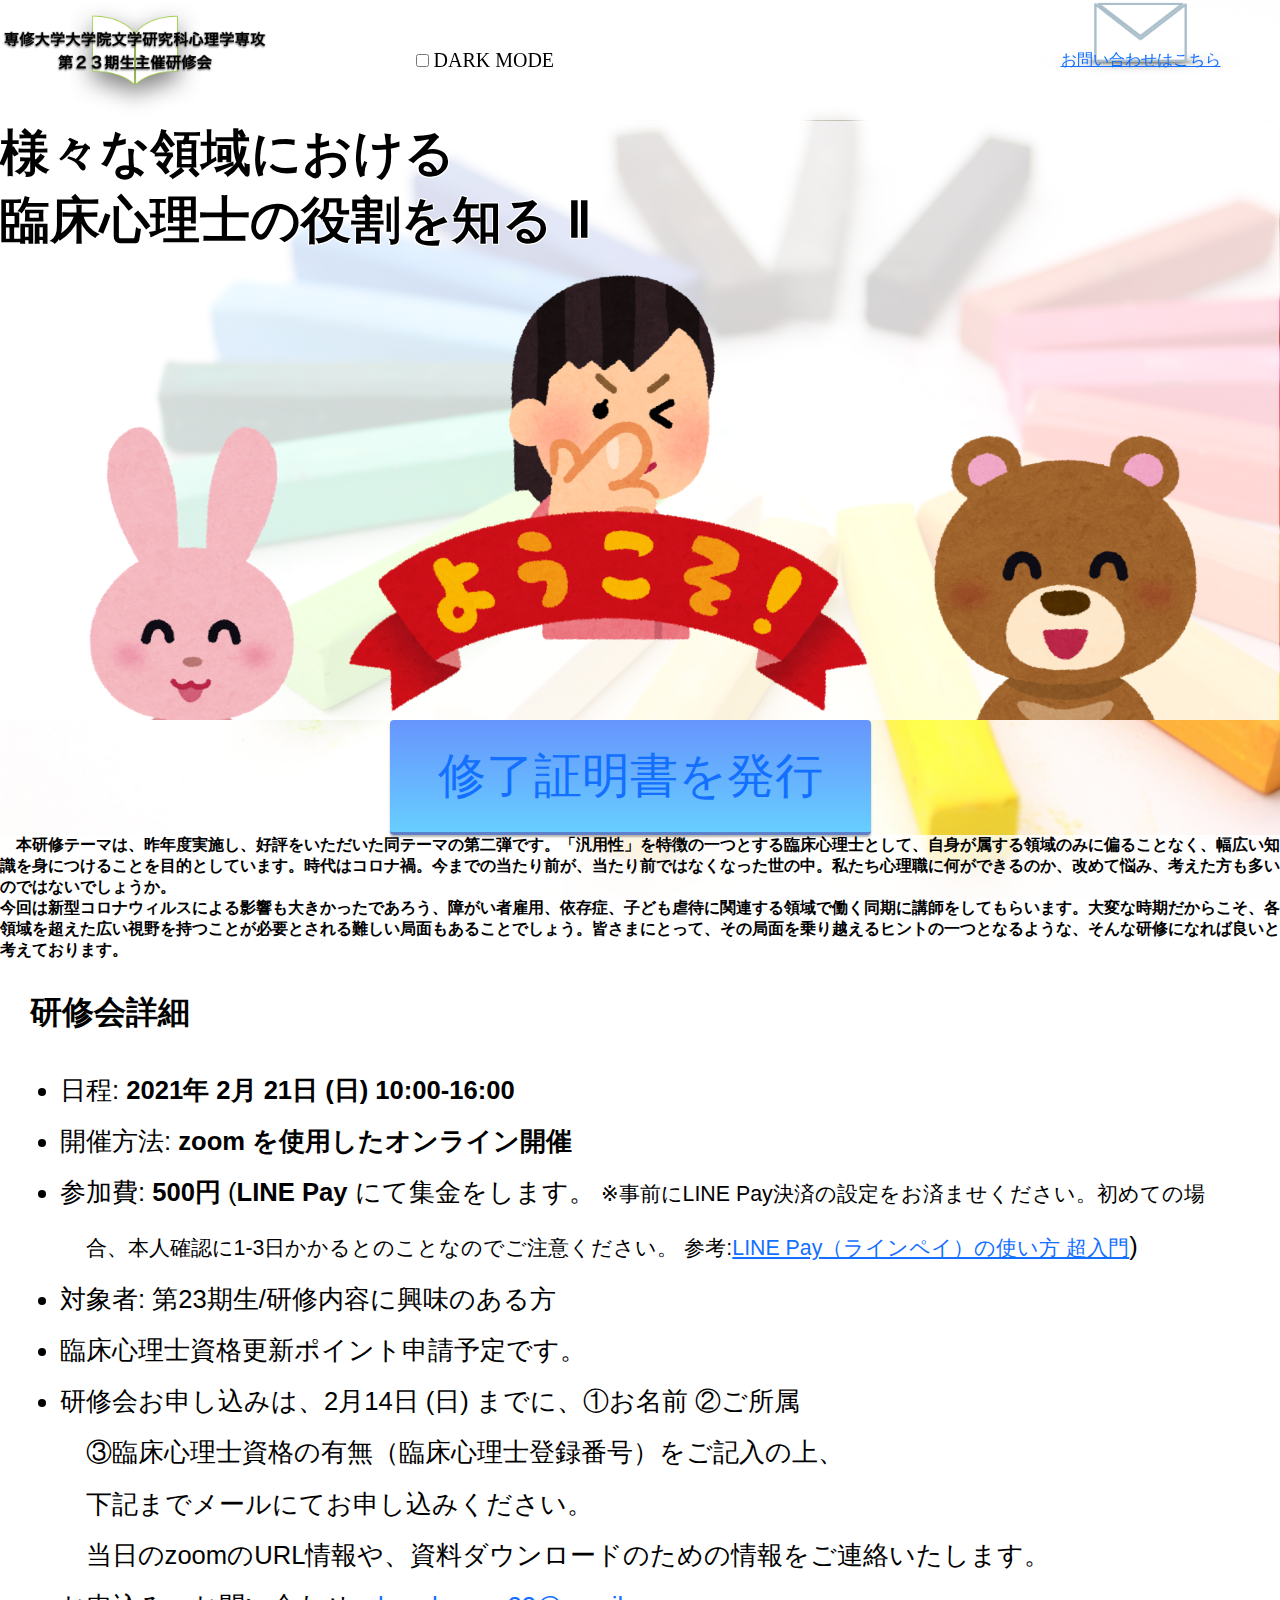
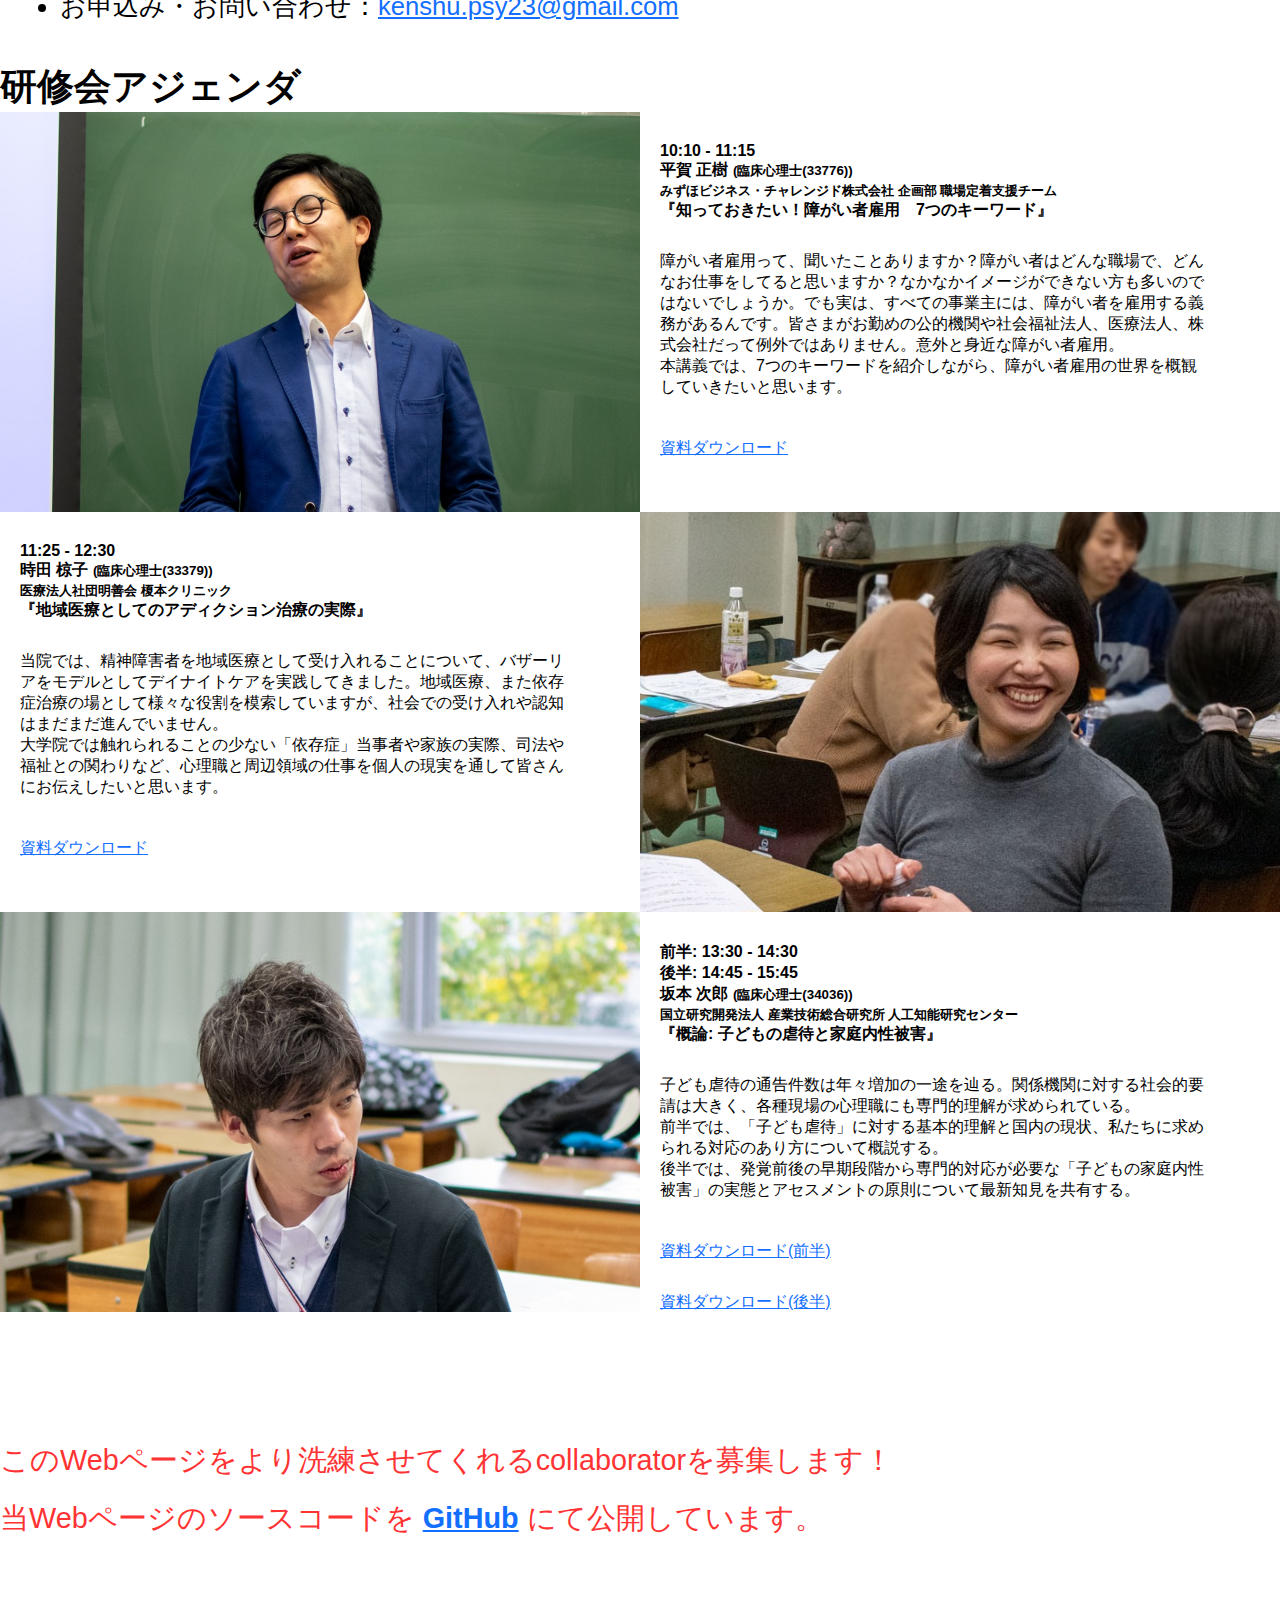
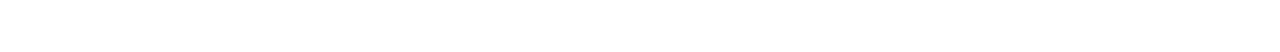
<file: html/index.html>
<!doctype html>
<html>
<head>
<meta charset="utf-8">
<meta name="viewport" content="width=device-width,initial-scale=1.0,minimum-scale=1.0">
<title>ML14-WorkShop-2nd</title>
<link href="css/style.css" rel="stylesheet" type="text/css">
</head>
<body>
	<header id="site_header" class=default_background_color>
		<div id="header_logo">
		</div>
		<div id="mode_toggle">
			<input id="btn-mode" type="checkbox"> DARK MODE
		</div>
		<div id="header_contact">
			<a href="mailto:kenshu.psy23&#64;gmail.com">
				<p>お問い合わせはこちら</p>
			</a>
		</div>
	</header>
	<main>
		
		<div id="main_image">
			<div id="main_image_inner">
				<h1>様々な領域における<br>臨床心理士の役割を知る Ⅱ</h1>
			</div>
		</div>
			<section id="section01">
				<div class=shomeisho>
				<a href="https://drive.google.com/file/d/1afo0WJQpOTO5-FF9fa3Wg4Hj0E4MaX3M/view?usp=sharing" arget="_blank" rel="noopener noreferrer" class="btn-gradient-3d-simple">修了証明書を発行</a>
				</div>
				<h2 id="toptext" class=default_background_color>
					　本研修テーマは、昨年度実施し、好評をいただいた同テーマの第二弾です。「汎用性」を特徴の一つとする臨床心理士として、自身が属する領域のみに偏ることなく、幅広い知識を身につけることを目的としています。時代はコロナ禍。今までの当たり前が、当たり前ではなくなった世の中。私たち心理職に何ができるのか、改めて悩み、考えた方も多いのではないでしょうか。<br>
					今回は新型コロナウィルスによる影響も大きかったであろう、障がい者雇用、依存症、子ども虐待に関連する領域で働く同期に講師をしてもらいます。大変な時期だからこそ、各領域を超えた広い視野を持つことが必要とされる難しい局面もあることでしょう。皆さまにとって、その局面を乗り越えるヒントの一つとなるような、そんな研修になれば良いと考えております。<br>
				</h2>
				
				<div id=schedule class=default_background_color>
					<h3>研修会詳細</h3>
						<ul class="liststyletype_square">
							<li>日程: <b>2021年 2月 21日 (日) 10:00-16:00</b></li>
							<li>開催方法: <b>zoom を使用したオンライン開催</b></li>
							<li>参加費: <b>500円</b> (<b>LINE Pay</b> にて集金をします。<small> ※事前にLINE Pay決済の設定をお済ませください。初めての場合、本人確認に1-3日かかるとのことなのでご注意ください。
							参考:<a href="https://appllio.com/what-is-line-pay" target="_blank" rel="noopener noreferrer">LINE Pay（ラインペイ）の使い方 超入門</a></small>)
							<li>対象者: 第23期生/研修内容に興味のある方</li>
							<li>臨床心理士資格更新ポイント申請予定です。</li>
							<li>研修会お申し込みは、2月14日 (日) までに、①お名前 ②ご所属 <br>
								③臨床心理士資格の有無（臨床心理士登録番号）をご記入の上、<br>
								下記までメールにてお申し込みください。<br>
								当日のzoomのURL情報や、資料ダウンロードのための情報をご連絡いたします。</li>
							<li>お申込み・お問い合わせ：<a href="mailto:kenshu.psy23&#64;gmail.com">kenshu.psy23@gmail.com</a></li>
						</ul>
				</div>
				<div id=agenda class="default_background_color">
					<h3>研修会アジェンダ</h3>
				</div>
				<div class="default_background_color">
				<div class="contents" id="div01">
					<div class="left photo01">
					</div>
					<div class="right text" id=dark1>
						<h4>10:10 - 11:15<br>平賀 正樹 <small>(臨床心理士(33776))</small><br>
							<small>みずほビジネス・チャレンジド株式会社
								企画部 職場定着支援チーム</small> <br>
							<b>『知っておきたい！障がい者雇用　7つのキーワード』</b>
						</h4>
						<p>
							障がい者雇用って、聞いたことありますか？障がい者はどんな職場で、どんなお仕事をしてると思いますか？なかなかイメージができない方も多いのではないでしょうか。でも実は、すべての事業主には、障がい者を雇用する義務があるんです。皆さまがお勤めの公的機関や社会福祉法人、医療法人、株式会社だって例外ではありません。意外と身近な障がい者雇用。<br>
							本講義では、7つのキーワードを紹介しながら、障がい者雇用の世界を概観していきたいと思います。<br>
						</p>
					</div>
					<div class="right text">
						<p><a href="https://drive.google.com/file/d/1vn91RhrK4d1bBitt0o4SdEo4PYV835Fc/view?usp=sharing" target="_blank" rel="noopener noreferrer">資料ダウンロード</a></p>
					</div>
				</div>
				<div class="contents" id="div02">
					<div class="right" id="photo02">
					</div>
					<div class="left text" id=dark2>
						<h4>11:25 - 12:30<br>時田 椋子 <small>(臨床心理士(33379))</small><br>
							<small>医療法人社団明善会 榎本クリニック</small><br>
							<b>『地域医療としてのアディクション治療の実際』</b>
						</h4>
						<p>
							当院では、精神障害者を地域医療として受け入れることについて、バザーリアをモデルとしてデイナイトケアを実践してきました。地域医療、また依存症治療の場として様々な役割を模索していますが、社会での受け入れや認知はまだまだ進んでいません。<br>
							大学院では触れられることの少ない「依存症」当事者や家族の実際、司法や福祉との関わりなど、心理職と周辺領域の仕事を個人の現実を通して皆さんにお伝えしたいと思います。
						</p>
					</div>
					<div class="left text">
						<p><a href="https://drive.google.com/file/d/1FFbCcp71D16hpviJ8rppzXa276YYiaJP/view?usp=sharing" target="_blank" rel="noopener noreferrer">資料ダウンロード</a></p>
					</div>
				</div>
				<div class="contents" id="div03">
					<div class="left" id="photo03">
					</div>
					<div class="right text" id=dark3>
						<h4>前半: 13:30 - 14:30<br>後半: 14:45 - 15:45<br>坂本 次郎 <small>(臨床心理士(34036))</small><br>
							<small>国立研究開発法人 産業技術総合研究所 人工知能研究センター</small><br>
							<b>『概論: 子どもの虐待と家庭内性被害』</b>
						</h4>
						<p>
							子ども虐待の通告件数は年々増加の一途を辿る。関係機関に対する社会的要請は大きく、各種現場の心理職にも専門的理解が求められている。<br>
							前半では、「子ども虐待」に対する基本的理解と国内の現状、私たちに求められる対応のあり方について概説する。<br>
							後半では、発覚前後の早期段階から専門的対応が必要な「子どもの家庭内性被害」の実態とアセスメントの原則について最新知見を共有する。
						</p>
					</div>
					<div class="right text">
						<p><a href="https://drive.google.com/file/d/1n2rgNkezP8wlGkY0SLn03C-Bm5feMHzc/view" target="_blank" rel="noopener noreferrer">資料ダウンロード(前半)</a></p>
						<p><a href="https://drive.google.com/file/d/1xAikTmslAKYLzhDh-btS3lllcJ18Vu7v/view?usp=sharing" target="_blank" rel="noopener noreferrer">資料ダウンロード(後半)</a></p>
				    </div>
				</div>
				</div>
				<div class="git_contact default_background_color">
					<div class="git_contact_inner">
						<p>このWebページをより洗練させてくれるcollaboratorを募集します！<br>
						当Webページのソースコードを <b><a href="https://github.com/5hunSat0/ML14-Workshop-Website"  target="_blank" rel="noopener noreferrer">GitHub</a></b> にて公開しています。</p>
					</div>
				</div>
			</section>
		</main>
		<footer>
		</footer>
	<script type="text/javascript" src="js/darkmode.js"></script>
</body>
</html>
</file>
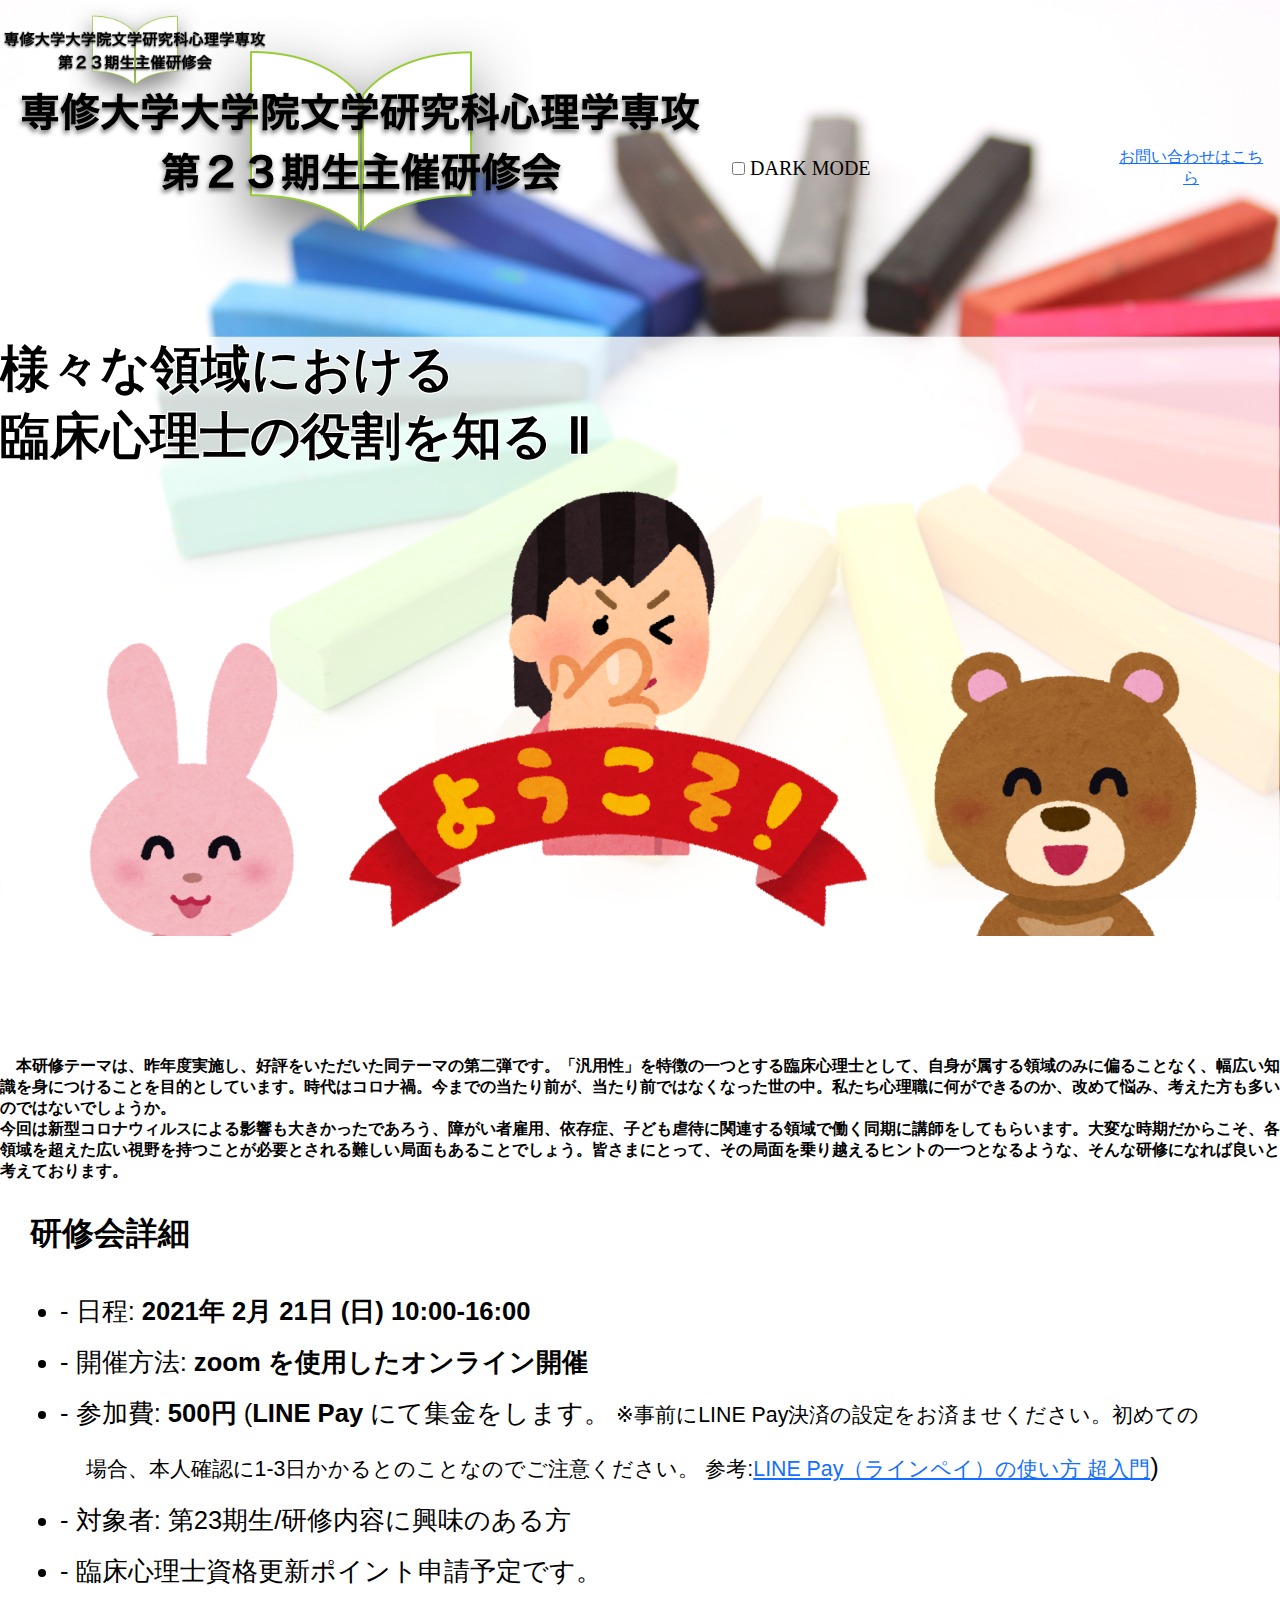
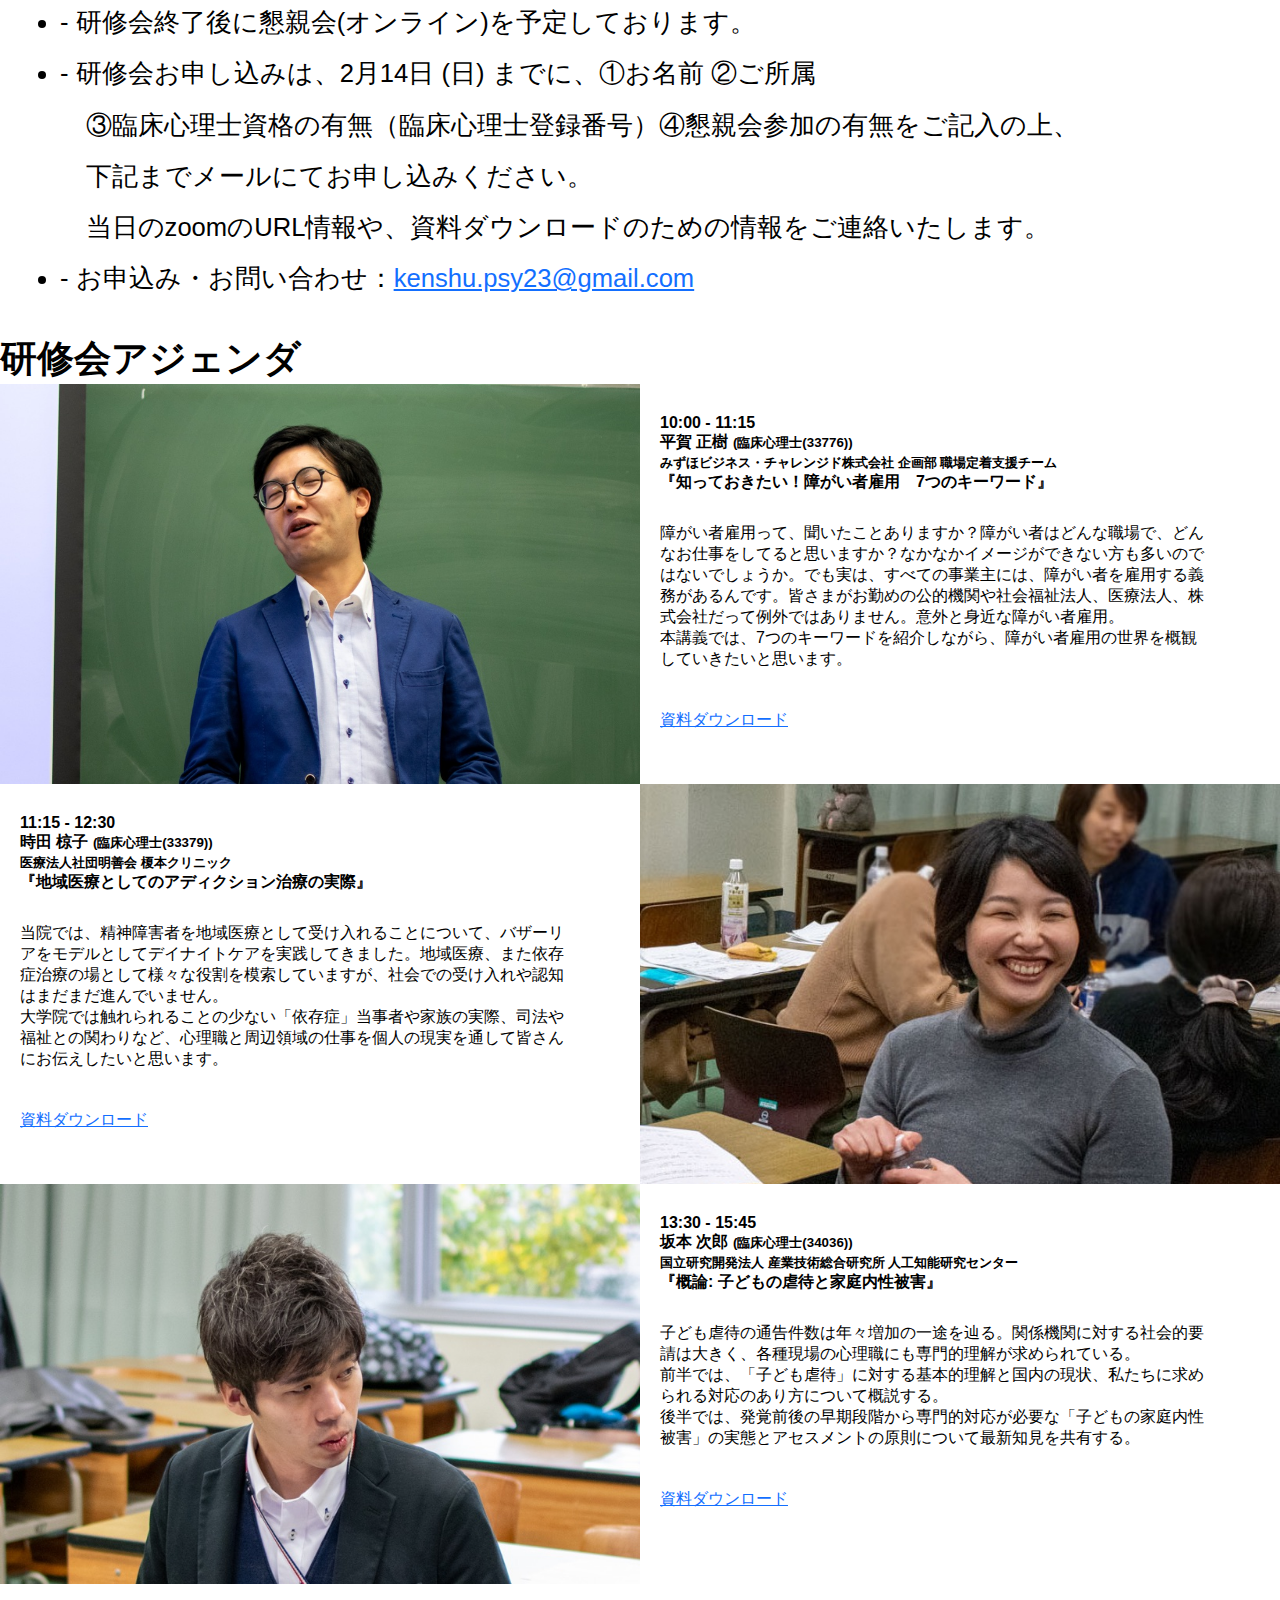
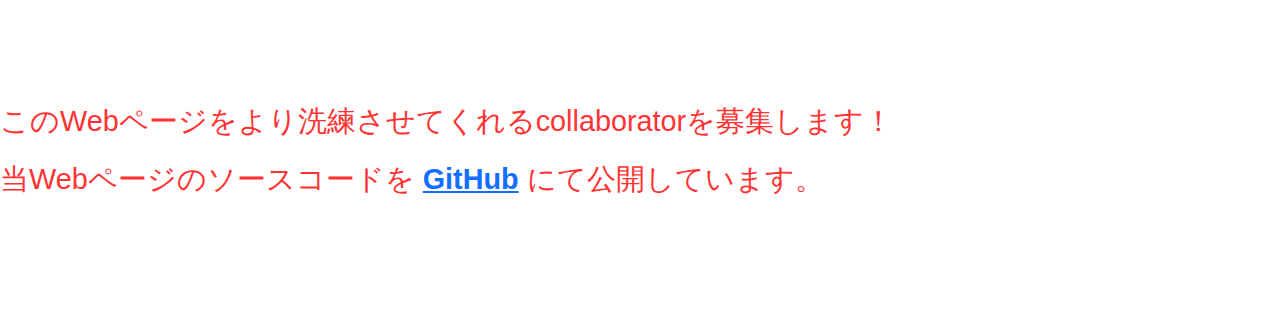
<file: html/index_old.html>
<!doctype html>
<html>
<head>
<meta charset="utf-8">
<title>ML14-WorkShop-2nd</title>
<link href="css/style.css" rel="stylesheet" type="text/css">
</head>
<body>
	<div id="page">
		<header class="site-header">
				<div id="header_logo">
					<img src="images/ws-logo.png" alt="logo">
				</div>
				<div id="mode_toggle">
					<input id="btn-mode" type="checkbox"> DARK MODE
				</div>
				<div id="header_contact">
					<a href="mailto:kenshu.psy23&#64;gmail.com">
						<p>お問い合わせはこちら</p>
					</a>
				</div>
		</header>
		<div id="main_image">
			<div id="main_image_inner">
				<h1>様々な領域における<br>臨床心理士の役割を知る Ⅱ</h1>
			</div>
		</div>
		<main>
			<section id="section01">
				<h2 id="toptext">
					　本研修テーマは、昨年度実施し、好評をいただいた同テーマの第二弾です。「汎用性」を特徴の一つとする臨床心理士として、自身が属する領域のみに偏ることなく、幅広い知識を身につけることを目的としています。時代はコロナ禍。今までの当たり前が、当たり前ではなくなった世の中。私たち心理職に何ができるのか、改めて悩み、考えた方も多いのではないでしょうか。<br>
					今回は新型コロナウィルスによる影響も大きかったであろう、障がい者雇用、依存症、子ども虐待に関連する領域で働く同期に講師をしてもらいます。大変な時期だからこそ、各領域を超えた広い視野を持つことが必要とされる難しい局面もあることでしょう。皆さまにとって、その局面を乗り越えるヒントの一つとなるような、そんな研修になれば良いと考えております。<br>
				</h2>
				
				<div id=schedule>
					<h3>研修会詳細</h3>
						<ul class="liststyletype_square">
							<li>- 日程: <b>2021年 2月 21日 (日) 10:00-16:00</b></li>
							<li>- 開催方法: <b>zoom を使用したオンライン開催</b></li>
							<li>- 参加費: <b>500円</b> (<b>LINE Pay</b> にて集金をします。<small> ※事前にLINE Pay決済の設定をお済ませください。初めての場合、本人確認に1-3日かかるとのことなのでご注意ください。
							参考:<a href="https://appllio.com/what-is-line-pay" target="_blank" rel="noopener noreferrer">LINE Pay（ラインペイ）の使い方 超入門</a></small>)
							<li>- 対象者: 第23期生/研修内容に興味のある方</li>
							<li>- 臨床心理士資格更新ポイント申請予定です。</li>
							<li>- 研修会終了後に懇親会(オンライン)を予定しております。</li>
							<li>- 研修会お申し込みは、2月14日 (日) までに、①お名前 ②ご所属 <br>
								③臨床心理士資格の有無（臨床心理士登録番号）④懇親会参加の有無をご記入の上、<br>
								下記までメールにてお申し込みください。<br>
								当日のzoomのURL情報や、資料ダウンロードのための情報をご連絡いたします。</li>
							<li>- お申込み・お問い合わせ：<a href="mailto:kenshu.psy23&#64;gmail.com">kenshu.psy23@gmail.com</a></li>
						</ul>
				</div>
				<div id=agenda>
					<h3>研修会アジェンダ</h3>
				</div>
				<div class="contents" id="div01">
					<div class="left photo01">
					</div>
					<div class="right text" id=dark1>
						<h4>10:00 - 11:15<br>平賀 正樹 <small>(臨床心理士(33776))</small><br>
							<small>みずほビジネス・チャレンジド株式会社
								企画部 職場定着支援チーム</small> <br>
							<b>『知っておきたい！障がい者雇用　7つのキーワード』</b>
						</h4>
						<p>
							障がい者雇用って、聞いたことありますか？障がい者はどんな職場で、どんなお仕事をしてると思いますか？なかなかイメージができない方も多いのではないでしょうか。でも実は、すべての事業主には、障がい者を雇用する義務があるんです。皆さまがお勤めの公的機関や社会福祉法人、医療法人、株式会社だって例外ではありません。意外と身近な障がい者雇用。<br>
							本講義では、7つのキーワードを紹介しながら、障がい者雇用の世界を概観していきたいと思います。<br>
						</p>
					</div>
					<div class="right text">
						<p><a href="https://drive.google.com/file/d/14hyZqjBCFIoS8OAD0tlEytTeasIXrSn1/view?usp=sharing" target="_blank" rel="noopener noreferrer">資料ダウンロード</a></p>
					</div>
				</div>
				<div class="contents" id="div02">
					<div class="right" id="photo02">
					</div>
					<div class="left text" id=dark2>
						<h4>11:15 - 12:30<br>時田 椋子 <small>(臨床心理士(33379))</small><br>
							<small>医療法人社団明善会 榎本クリニック</small><br>
							<b>『地域医療としてのアディクション治療の実際』</b>
						</h4>
						<p>
							当院では、精神障害者を地域医療として受け入れることについて、バザーリアをモデルとしてデイナイトケアを実践してきました。地域医療、また依存症治療の場として様々な役割を模索していますが、社会での受け入れや認知はまだまだ進んでいません。<br>
							大学院では触れられることの少ない「依存症」当事者や家族の実際、司法や福祉との関わりなど、心理職と周辺領域の仕事を個人の現実を通して皆さんにお伝えしたいと思います。
						</p>
					</div>
					<div class="left text">
						<p><a href="https://drive.google.com/file/d/14hyZqjBCFIoS8OAD0tlEytTeasIXrSn1/view?usp=sharing" target="_blank" rel="noopener noreferrer">資料ダウンロード</a></p>
					</div>
				</div>
				<div class="contents" id="div03">
					<div class="left" id="photo03">
					</div>
					<div class="right text" id=dark3>
						<h4>13:30 - 15:45<br>坂本 次郎 <small>(臨床心理士(34036))</small><br>
							<small>国立研究開発法人 産業技術総合研究所 人工知能研究センター</small><br>
							<b>『概論: 子どもの虐待と家庭内性被害』</b>
						</h4>
						<p>
							子ども虐待の通告件数は年々増加の一途を辿る。関係機関に対する社会的要請は大きく、各種現場の心理職にも専門的理解が求められている。<br>
							前半では、「子ども虐待」に対する基本的理解と国内の現状、私たちに求められる対応のあり方について概説する。<br>
							後半では、発覚前後の早期段階から専門的対応が必要な「子どもの家庭内性被害」の実態とアセスメントの原則について最新知見を共有する。
						</p>
					</div>
					<div class="right text">
						<p><a href="https://drive.google.com/file/d/14hyZqjBCFIoS8OAD0tlEytTeasIXrSn1/view?usp=sharing" target="_blank" rel="noopener noreferrer">資料ダウンロード</a></p>
				    </div>
				</div>
				<div class="git_contact">
					<div class="git_contact_inner">
						<p>このWebページをより洗練させてくれるcollaboratorを募集します！<br>
						当Webページのソースコードを <b><a href="https://github.com/5hunSat0/ML14-Workshop-Website"  target="_blank" rel="noopener noreferrer">GitHub</a></b> にて公開しています。</p>
					</div>
				</div>
			</section>
		</main>
		<footer>
		</footer>
	</div>
	<script type="text/javascript" src="js/darkmode.js"></script>
</body>
</html>
</file>
<file: html/css/style.css>
/*PC用css*/
@media screen and (min-width: 621px) { /*ウィンドウ幅が621px以上の場合に適用*/
	* {
		margin: 0px;
		padding: 0px;
	}
	
	/* フォント指定 */
	@font-face {
		font-family: 'Amatic SC', cursive;
		src: url('https://fonts.googleapis.com/css?family=Amatic+SC:700 rel="stylesheet');
	}    
	
	@font-face {
		font-family: 'Nemuke';
		src: url('NemukeMedium.otf');
	}
	
	/* 全体設定と背景画像の指定 */
	body {	
		width : 100%;
		height: auto;
		background-image: url("../images/pastel_background.jpg");
		background-attachment: fixed;
		background-size: cover;
		font-family: "ヒラギノ角ゴ Pro W3", "Hiragino Kaku Gothic Pro", "メイリオ", Meiryo, Osaka, "ＭＳ Ｐゴシック", "MS PGothic", sans-serif;
	}
	
	/* 全体設定と背景画像の指定 (dark) */
	body.dark-theme {
		width : 100%;
		height: auto;
		background-image: url("../images/dark-image.jpg");
		background-attachment: fixed;
		background-size: cover;
		color: white;
		font-family: 'Nemuke';
	}
	
	/* 文章背景色 */
	body .default_background_color {
		background-color: rgba(255,255,255,0.8);
	}
	
	/* 文章背景色 (dark) */
	body.dark-theme .default_background_color {
		background-color: rgba(0,0,0,0.5);
	}
	
	/* リンク色 */
	a:link { color: #136FFF; }
	a:visited { color: #CC33FF; }
	
	/* main 設定 */
	main {
		padding-top: 120px;/*header分*/
	}
	
	/* header全体設定 */
	#site_header{
		height: 120px;
		width: 100%;
		position: fixed;
		z-index: 2;
		white-space: nowrap;
		flex-wrap: wrap;
		overflow: hidden;
		display: table;
	}
	
	#header_logo{
		display: table-cell;
		padding: 10px;
		width: 300px;
		background-image: url("../images/ws-logo.png");
		background-repeat: no-repeat;
		background-size: auto 120px;
	}
	
	#mode_toggle{
		display: table-cell;
		vertical-align: middle;
		padding: 10px;
		width: 450px;
		font-family: 'Amatic SC', cursive;
		font-size:20px;
	}
	
	#header_contact{
		display: table-cell;
		vertical-align: middle;
		padding: 10px;
		width: 200px;
		background-image: url("../images/mail-logo.png");
		background-size: contain;
		background-repeat: no-repeat;
		background-position: 50% 150%;
	}
	
	#header_contact p{
		text-align:center;
	}
	
	.marquee p {
		margin:0;
		padding-left:100%; /*アニメーションの範囲*/
		display:inline-block; 
		white-space:nowrap;
		font-size: 25px;
		color: #FF3333;
		background-color: rgba(255,255,255,0.5);
		animation-name:marquee; /*アニメーションのクラス名*/
		animation-timing-function:linear;/*アニメーションのタイミング・進行割合の指定*/
		animation-duration:15s; /*アニメーションの速度*/
		animation-iteration-count:infinite;/*アニメーションの動作回数*/
		}
		@keyframes marquee {/*動作範囲(上級者向けの設定)*/
		  from   { transform: translate(0%);} 
		  99%,to { transform: translate(-100%);}
		}


	/* main画像設定 画像指定 */
	#main_image_inner{
		width: 100vw;
		height: 600px;
		position: relative;
		z-index: 0;
		background: url("../images/main-image.png") no-repeat;
		background-size:cover;
	}
	
	/* main画像 文字列 */
	#main_image_inner h1{
		font-weight: bolder;
		font-size: 50px;
		text-shadow:1px 1px 0 #FFF,-1px 1px 0 #FFF,1px -1px 0 #FFF,-1px -1px 0 #FFF;
	}
	
	/* キャプション */
	#toptext {
		font-size: 1.0rem;
		text-align: left;
		vertical-align: middle;
	}
	
	#schedule{
		margin: 30px;
		position: relative;
		text-align: left;
		vertical-align: middle;
	}
	#schedule h3 {
		font-size: 2.0rem;
		font-weight: bolder;
	}
	#schedule ul {
		margin: 30px;
		font-size: 1.6rem;
		line-height: 3.2rem;
		text-align: left;
		vertical-align: middle;
	}
	#schedule ul li{
		padding-left: 1em;
		text-indent: -1em;
	}
	
	#agenda {
		position: relative;
		font-size: 2.0rem;
		font-weight: bolder;	
	}
	
	.contents {
		overflow: hidden;
	}
	.left {
		float: left;
		width: 50%;
		background-repeat: no-repeat;
		background-size: cover;
	}
	.right {
		float: right;
		width: 50%;
		background-repeat: no-repeat;
		background-size: cover;
	}
	
	.contents p,h4 {
		margin: 30px 70px 10px 20px;
	}
	
	.photo01 {
		background-image: url(../images/presenter1.jpg);
		height: 400px;
	}
	#photo02 {
		background-image: url(../images/presenter2.jpg);
		height: 400px;
	}
	#photo03 {
		background-image: url(../images/presenter3.jpg);
		height: 400px;
	}
	
	#div03 {
		margin-bottom: 100px;
	}
	.git_contact {
		margin-bottom: 100px;
		overflow: hidden;
	}
	.git_contact_inner p {
		width: 100%;
		position: relative;
		font-size: 1.8rem;
		line-height: 3.6rem;
		margin: 9px 0 5px;
		color: #FF3333;
	}

	.btn-gradient-3d-simple {
		font-size: 3rem;
		display: inline-block;
		padding: 0.5em 1em;
		text-decoration: none;
		border-radius: 4px;
		color: #ffffff;
		background-image: linear-gradient(#6795fd 0%, #67ceff 100%);
		box-shadow: 0px 2px 2px rgba(0, 0, 0, 0.29);
		border-bottom: solid 3px #5e7fca;
	  }
	  
	  .btn-gradient-3d-simple:active {
		-webkit-transform: translateY(4px);
		transform: translateY(4px);
		box-shadow: 0px 0px 1px rgba(0, 0, 0, 0.2);
		border-bottom: none;
	  }
	.shomeisho {
        width: 80%;
        margin: 0 auto;
        max-width: 500px;
	}

}

/*スマホ用css*/
@media screen and (max-width: 620px) { /*ウィンドウ幅が最大620pxまでの場合に適用*/
	* {
		margin: 0px;
		padding: 0px;
	}
	
	/* フォント指定 */
	@font-face {
		font-family: 'Amatic SC', cursive;
		src: url('https://fonts.googleapis.com/css?family=Amatic+SC:700 rel="stylesheet');
	}    
	
	@font-face {
		font-family: 'Nemuke';
		src: url('NemukeMedium.otf');
	}
	
	/* 全体設定と背景画像の指定 */
	body {	
		width : 100%;
		height: auto;
		background-image: url("../images/pastel_background_p.jpg");
		background-attachment: fixed;
		background-size: cover;
		font-family: "ヒラギノ角ゴ Pro W3", "Hiragino Kaku Gothic Pro", "メイリオ", Meiryo, Osaka, "ＭＳ Ｐゴシック", "MS PGothic", sans-serif;
	}
	
	/* 全体設定と背景画像の指定 (dark) */
	body.dark-theme {
		width : 100%;
		height: auto;
		background-image: url("../images/dark-image_p.jpg");
		background-attachment: fixed;
		background-size: cover;
		color: white;
		font-family: 'Nemuke';
	}
	
	/* 文章背景色 */
	body .default_background_color {
		background-color: rgba(255,255,255,0.8);
	}
	
	/* 文章背景色 (dark) */
	body.dark-theme .default_background_color {
		background-color: rgba(0,0,0,0.5);
	}
	
	/* リンク色 */
	a:link { color: #136FFF; }
	a:visited { color: #CC33FF; }
	
	/* main 設定 */
	main {
		padding-top: 80px;/*header分*/
	}
	
	/* header全体設定 */
	#site_header{
		height: 80px;
		width: 100%;
		position: fixed;
		z-index: 2;
		white-space: nowrap;
		flex-wrap: wrap;
		overflow: hidden;
		display: table;
	}
	
	#header_logo{
		display: table-cell;
		padding: 10px;
		width: 50px;
		background-image: url("../images/ws-logo.png");
		background-repeat: no-repeat;
		background-size: auto 40px;
		background-position: 50% 50%;
	}
	
	#mode_toggle{
		display: table-cell;
		vertical-align: middle;
		padding: 10px;
		width: 30px;
		font-family: 'Amatic SC', cursive;
		font-size:10px;
	}
	
	#header_contact{
		display: table-cell;
		vertical-align: middle;
		padding: 10px;
		width: 40px;
		background-image: url("../images/mail-logo.png");
		background-size: contain;
		background-repeat: no-repeat;
		background-position: 50% 150%;
		font-size:10px;
	}
	
	#header_contact p{
		text-align:center;
	}

	.marquee p {
		margin:0;
		padding-left:100%; /*アニメーションの範囲*/
		display:inline-block; 
		white-space:nowrap;
		font-size: 12px;
		color: #FF3333;
		background-color: rgba(255,255,255,0.5);
		animation-name:marquee; /*アニメーションのクラス名*/
		animation-timing-function:linear;/*アニメーションのタイミング・進行割合の指定*/
		animation-duration:25s; /*アニメーションの速度*/
		animation-iteration-count:infinite;/*アニメーションの動作回数*/
		}
		@keyframes marquee {/*動作範囲(上級者向けの設定)*/
		  from   { transform: translate(0%);} 
		  99%,to { transform: translate(-100%);}
		}


	/* main画像設定 画像指定 */
	#main_image_inner{
		width: 100vw;
		height: 260px;
		position: relative;
		z-index: 0;
		background: url("../images/main-image.png") no-repeat;
		background-size:contain;
		background-repeat: no-repeat;
		background-position: 50% 50%;
	}
	
	/* main画像 文字列 */
	#main_image_inner h1{
		font-weight: bolder;
		font-size: 24px;
		text-shadow:1px 1px 0 #FFF,-1px 1px 0 #FFF,1px -1px 0 #FFF,-1px -1px 0 #FFF;
	}
	
	/* キャプション */
	#toptext {
		font-size: 0.8rem;
		text-align: left;
		vertical-align: middle;
	}
	
	#schedule{
		margin: 15px;
		position: relative;
		text-align: left;
		vertical-align: middle;
	}
	#schedule h3 {
		font-size: 1.0rem;
		font-weight: bolder;
	}
	#schedule ul {
		margin: 10px;
		font-size: 1.0rem;
		line-height: 1.5rem;
		text-align: left;
		vertical-align: middle;
	}
	#schedule ul li{
		padding-left: 1em;
		text-indent: -1em;
	}
	
	#agenda {
		position: relative;
		font-size: 1.0rem;
		font-weight: bolder;	
	}
	
	.contents {
		overflow: hidden;
	}
	
	.contents p,h4 {
		margin: 20px 30px 5px 10px;
		font-size: 0.8rem;
	}
	
	.photo01 {
		background-image: url(../images/presenter1.jpg);
		width: 100%;
		height: 150px;
		background-size: contain;
		background-repeat: no-repeat;
	}
	#photo02 {
		background-image: url(../images/presenter2.jpg);
		width: 100%;
		height: 150px;
		background-size: contain;
		background-repeat: no-repeat;
	}
	#photo03 {
		background-image: url(../images/presenter3.jpg);
		width: 100%;
		height: 150px;
		background-size: contain;
		background-repeat: no-repeat;
	}
	
	#div03 {
		margin-bottom: 100px;
	}
	.git_contact {
		margin-bottom: 100px;
		overflow: hidden;
	}
	.git_contact_inner p {
		width: 100%;
		position: relative;
		font-size: 0.8rem;
		line-height: 1.2rem;
		margin: 9px 0 5px;
		color: #FF3333;
	}
    
	.btn-gradient-3d-simple {
		font-size: 1rem;
		display: inline-block;
		padding: 0.5em 1em;
		text-decoration: none;
		border-radius: 4px;
		color: #ffffff;
		background-image: linear-gradient(#6795fd 0%, #67ceff 100%);
		box-shadow: 0px 2px 2px rgba(0, 0, 0, 0.29);
		border-bottom: solid 3px #5e7fca;
	  }
	  
	  .btn-gradient-3d-simple:active {
		-webkit-transform: translateY(4px);
		transform: translateY(4px);
		box-shadow: 0px 0px 1px rgba(0, 0, 0, 0.2);
		border-bottom: none;
	  }
	.shomeisho {
        width: 80%;
        margin: 0 auto;
        max-width: 200px;
	}
}
</file>
